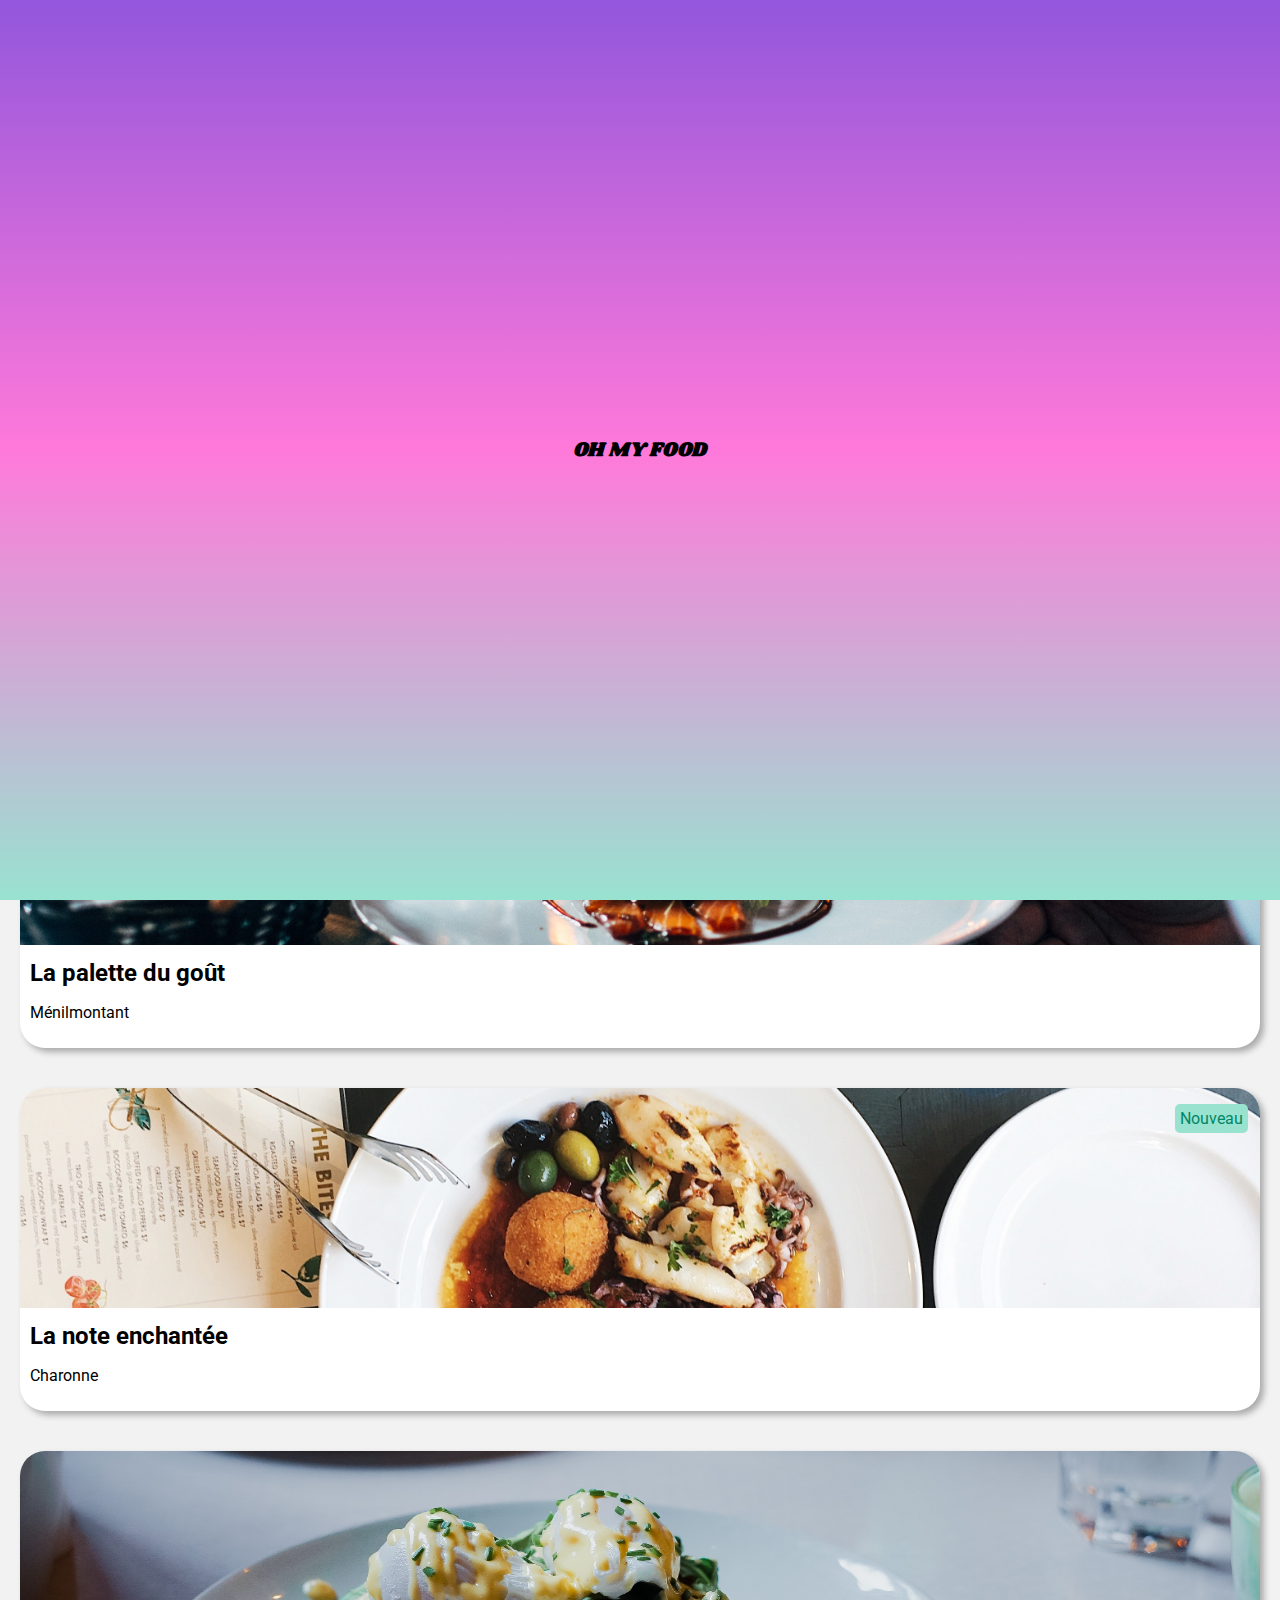
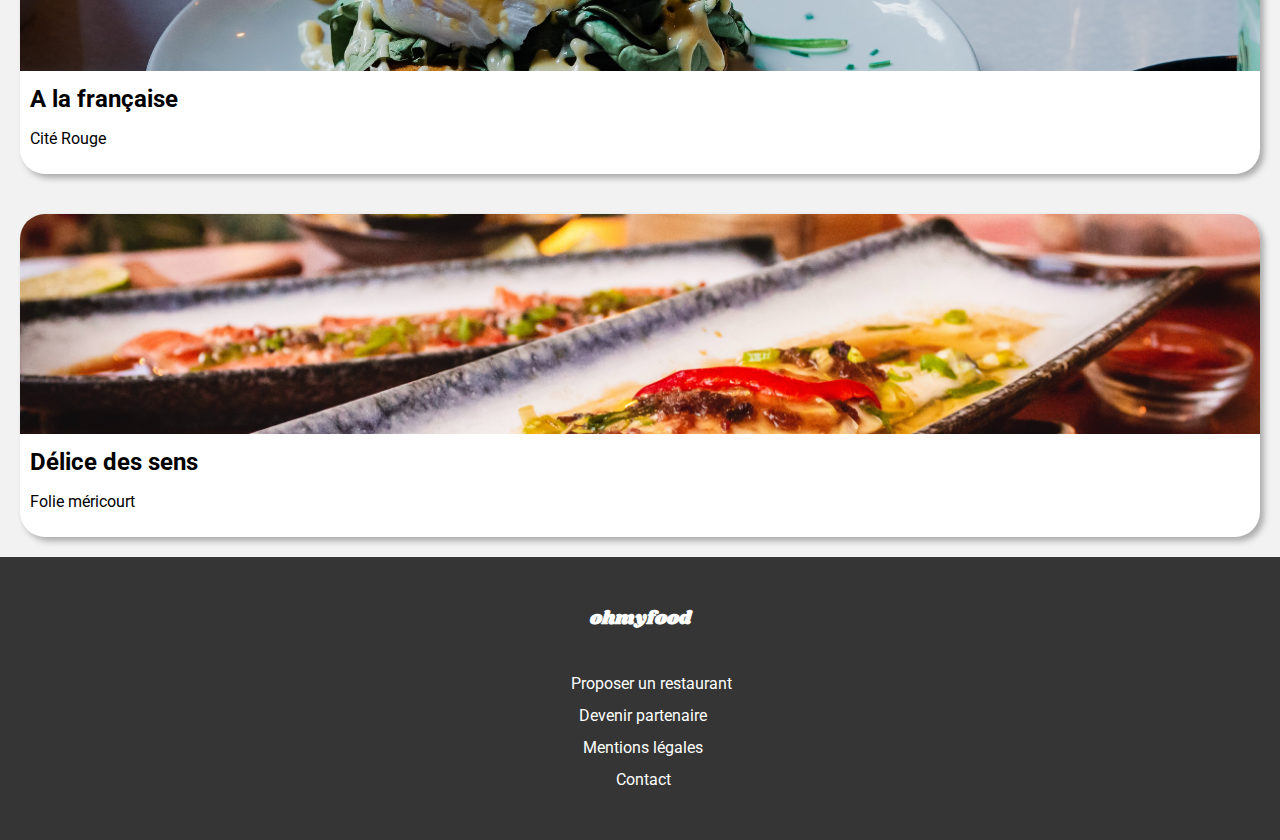
<file: index.html>
<!DOCTYPE html>
<html lang="fr">
<head>
    <meta charset="UTF-8">
    <meta http-equiv="X-UA-Compatible" content="IE=edge">
    <meta name="viewport" content="width=device-width, initial-scale=1.0">
    <title>Oh my food</title>
    <link rel="stylesheet" href="css/style.css">
    <!--stylesheet-->
    <link href="https://fonts.googleapis.com/css2?family=Roboto:wght@400;500;700&display=swap" rel="stylesheet">
    <link href="https://fonts.googleapis.com/css2?family=Shrikhand&display=swap" rel="stylesheet">
    <!--icon-->
    <link rel="stylesheet" href="https://use.fontawesome.com/releases/v5.15.3/css/all.css" integrity="sha384-SZXxX4whJ79/gErwcOYf+zWLeJdY/qpuqC4cAa9rOGUstPomtqpuNWT9wdPEn2fk" crossorigin="anonymous">
</head>
<body>
    <!-- Loader -->
    <div class="loader">
        <div class="loader__glass">
            <span><i class="fas fa-glass-cheers fa-4x"></i></span>
              <h4>OH MY FOOD</h4>
        </div>
    </div>

      <!-- Header -->
      <header class="head">
        <h1><a href="index.html">Ohmyfood</a></h1>
    </header>
    
    
    <main class="main">
        <!-- Section Maps -->
        <div class="local">
        <span>
            <i class="fas fa-map-marker-alt"></i>
        </span>
            <div class="local__search">
            <input type="search" name="city" value="Paris , Belleville" placeholder="Votre ville">
            </div>
        </div>

         <!-- Section A propos -->
         <div class="présentation">
            <h2> Réservez le menu qui vous convient </h2>
            <p> Découvrez des restaurants d'exception, sélectionnés par nos soins </p>
            <span class="btn">
            <button> Explorer nos restaurants </button>
        </span>
        </div>
    
        <!-- Section Fonctionnement -->
        <section class="fonctionnement">
            <h2>Fonctionnement</h2>
            <ul class="fonctionnement__part">
                <li>
                    <div class="fonctionnement__number">1</div>
                    <div><i class="fas fa-mobile-alt fonctionnement__icon"></i></div>
                    <p class="détail">Choisissez un restaurant</p>
                </li>
                <li>
                    <div class="fonctionnement__number">2</div>
                    <div><i class="fas fa-list-ul fonctionnement__icon"></i></div>
                    <p class="détail2">Composez votre menu </p>
                </li>
                <li>
                    <div class="fonctionnement__number">3</div>
                    <div><i class="fas fa-store fonctionnement__icon fonctionnement__icon--pink"></i></div>
                    <p class="détail2">Dégustez au restaurant</p>
                 </li>
              </ul>
        </section>  
              <!-- Section Restaurants -->
        <section>
            
            <div class="main__restau">
                <div class="main__restau--title">
                    <h3>Restaurants</h3>
                </div>
                <div class="card">
                    <div class="btn__card">
                        <span class="new"> Nouveau </span>
                    </div>
                    <a href="./menupalette.html">
                        <figure>
                            <img src="./img/jay-wennington-N_Y88TWmGwA-unsplash.jpg" alt="photo restau palette">
                            <figcaption>
                                <div class="heart">
                                    <h4>La palette du goût</h4>
                                    <div class="fill__heart">
                                        <span><i class="fill far fa-heart fa-2x"></i></span>
                                    </div>
                                </div>
                                <p>Ménilmontant</p>
                            </figcaption>
                        </figure>
                    </a>
                </div>
                                
                <div class="card">
                    <div class="btn__card">
                        <span class="new"> Nouveau </span>
                    </div>
                    <a href="./menuenchante.html">
                        <figure>
                            <img src="./img/stil-u2Lp8tXIcjw-unsplash.jpg" alt="photo restau francaise">
                            <figcaption>
                                <div class="heart">
                                    <h4>La note enchantée</h4>
                                    <div class="fill__heart">
                                        <span><i class="fill far fa-heart fa-2x"></i></span>
                                    </div>
                                </div>
                                <p>Charonne</p>
                            </figcaption>
                        </figure>
                    </a>
                </div>
                
                <div class="card">
                    <div class="btn__card">
                    </div>
                    <a href="./menufrancaise.html">
                        <figure>
                            <img src="./img/toa-heftiba-DQKerTsQwi0-unsplash.jpg" alt="photo restau francaise">
                            <figcaption>
                                <div class="heart">
                                    <h4>A la française</h4>
                                    <div class="fill__heart">
                                        <span><i class="fill far fa-heart fa-2x"></i></span>
                                    </div>
                                </div>
                                <p>Cité Rouge</p>
                            </figcaption>
                        </figure>
                    </a>
                </div>
                <div class="card">
                    <div class="btn__card">
                    </div> 
                    <a href="./menu4.html">
                        <figure>
                            <img src="./img/louis-hansel-shotsoflouis-qNBGVyOCY8Q-unsplash.jpg" alt="photo restau délice">
                            <figcaption>
                                <div class="heart">
                                    <h4>Délice des sens</h4>
                                    <div class="fill__heart">
                                        <span><i class="fill far fa-heart fa-2x"></i></span>
                                    </div>
                                </div>
                                <p>Folie méricourt</p>
                            </figcaption>
                        </figure>
                    </a>
                </div>
             </div>
        </section>
    </main>
         <!--Footer-->
    <footer>
        <h3>ohmyfood</h3>
        <ul>
            <li><a href="#"><i class="fas fa-utensils"></i>Proposer un restaurant</a></li>
            <li><a href="#"><i class="fas fa-hands-helping"></i> Devenir partenaire</a></li>
            <li><a href="#">Mentions légales</a></li>
            <li><a href="mailto:ohmymyfoodcontact@gmail.com">Contact</a></li>
        </ul>
    </footer>
    </body>
    </html>
</file>
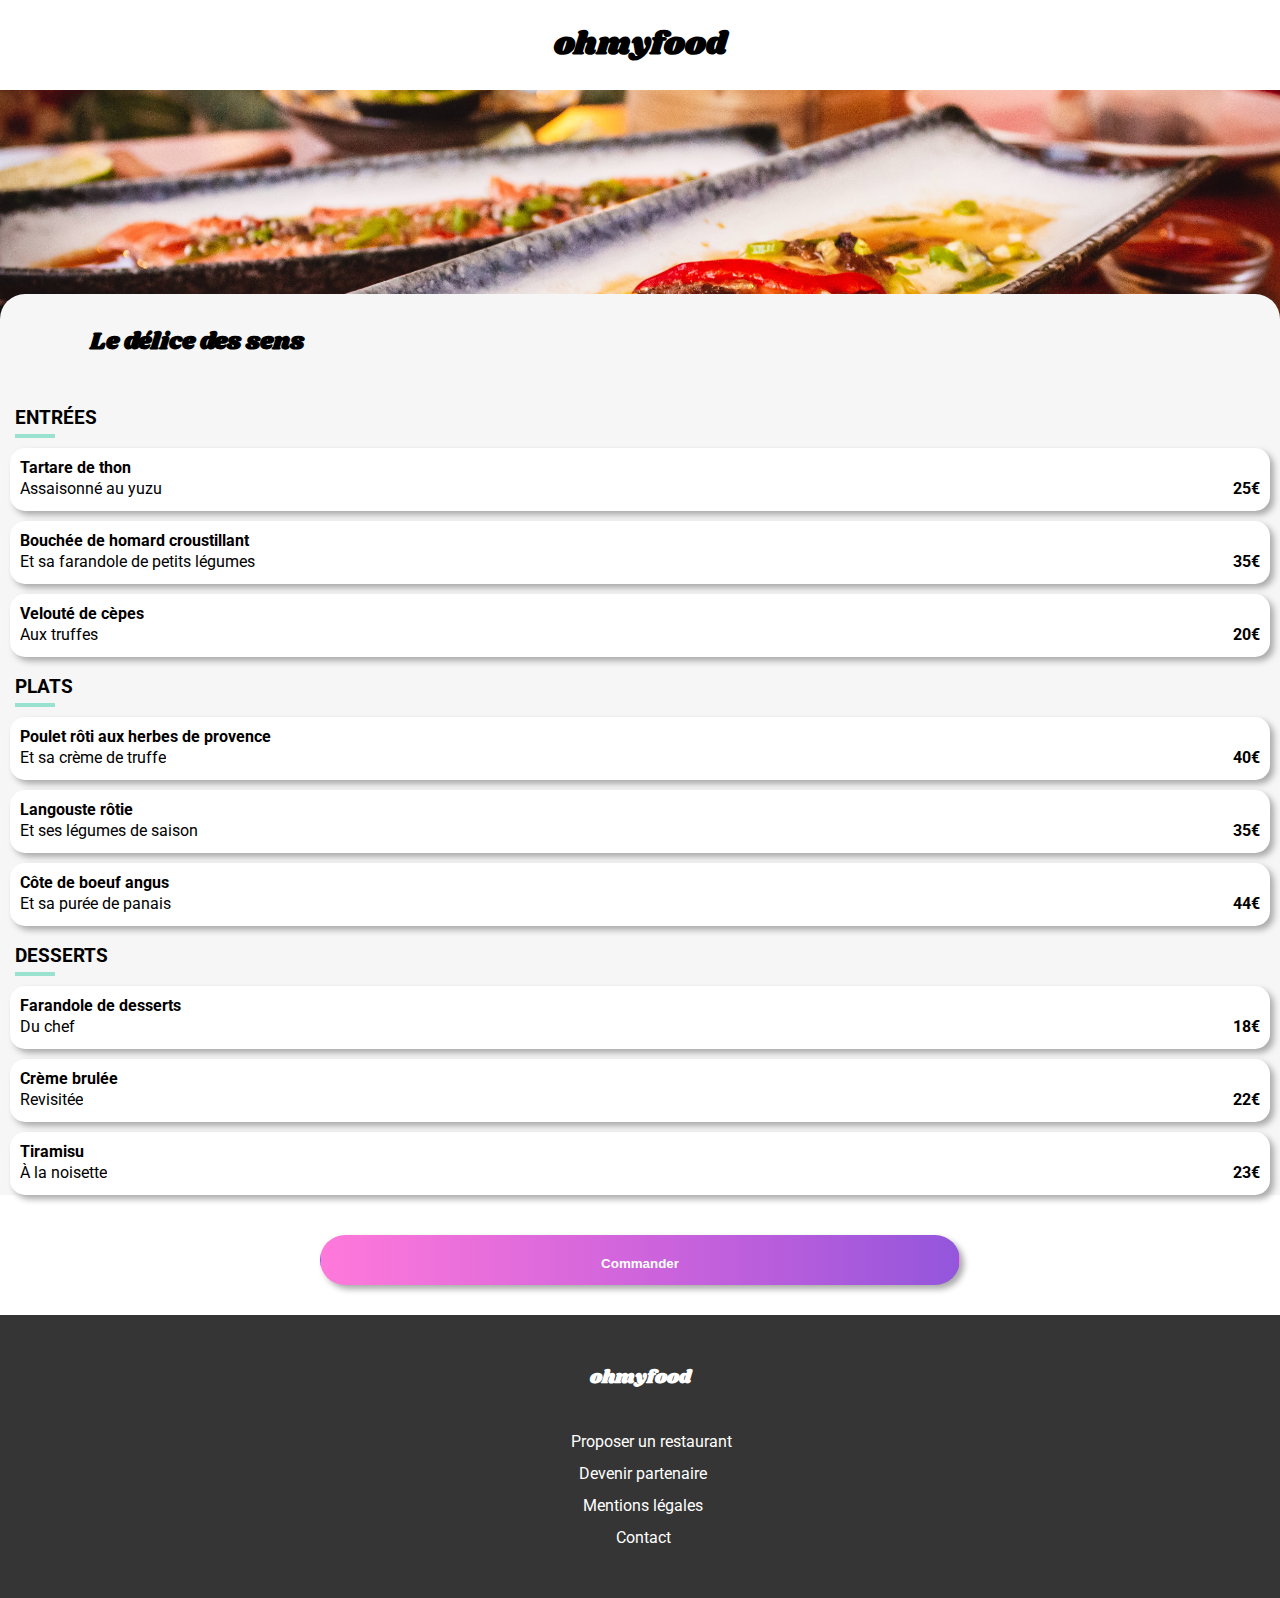
<file: menu4.html>
<!DOCTYPE html>
<html lang="fr">
<head>
    <meta charset="UTF-8">
    <meta http-equiv="X-UA-Compatible" content="IE=edge">
    <meta name="viewport" content="width=device-width, initial-scale=1.0">
    <title>restaurant-Délice des sens</title>
    <link rel="stylesheet" href="css/style.css">
    <!--stylesheet-->
    <link href="https://fonts.googleapis.com/css2?family=Roboto:wght@400;500;700&display=swap" rel="stylesheet">
    <link href="https://fonts.googleapis.com/css2?family=Shrikhand&display=swap" rel="stylesheet">
    <!--icon-->
    <link rel="stylesheet" href="https://use.fontawesome.com/releases/v5.15.3/css/all.css" integrity="sha384-SZXxX4whJ79/gErwcOYf+zWLeJdY/qpuqC4cAa9rOGUstPomtqpuNWT9wdPEn2fk" crossorigin="anonymous">
</head>
<body>
<!-- Header -->
<header class="menu__head">
    <div class="arrow"><a href="index.html"><i class="fas fa-arrow-left fa-2x"></i></a></div>
    <h1><a href="./index.html">ohmyfood</a></h1>
</header>

<!-- Main -->
<div class="menu__main"></div>
    <div class="header__img">
        <img src="./img/louis-hansel-shotsoflouis-qNBGVyOCY8Q-unsplash.jpg" alt="photo image palette du goût">
    </div>
    <div class="main__menu">
        
        <div class="menu__title">
         <h2>Le délice des sens</h2>  
            <div class="fill__heart">
                <span><i class="fill far fa-heart fa-2x "></i></span>
            </div>
        </div>

   <!--Menu complet-->
          
                    <!-- Entrées -->
                    <div class="Entrées">
                        <div class="Entrées__title">
                            <h3>Entrées</h3>
                            <div class="underline"></div>
                        </div>
                        <div class="Name">
                            <h4>Tartare de thon</h4>
                            <div class="Box">
                                <p>Assaisonné au yuzu</p>
                                <span><strong>25€</strong></span>
                            </div>
                            <div class="cross">
                                <span><i class="fas fa-check-circle fa-2x"></i></span>
                            </div>
                        </div>
                        <div class="Name">
                            <h4>Bouchée de homard croustillant</h4>
                            <div class="Box">
                                <p>Et sa farandole de petits légumes</p>
                                <span><strong>35€</strong></span>
                            </div>
                            <div class="cross">
                                <span><i class="fas fa-check-circle fa-2x"></i></span>
                            </div>
                        </div>
                        <div class="Name">
                            <h4>Velouté de cèpes</h4>
                            <div class="Box">
                                <p>Aux truffes</p>
                                <span><strong>20€</strong></span>
                            </div>
                            <div class="cross">
                                <span><i class="fas fa-check-circle fa-2x"></i></span>
                            </div>
                        </div>
                    </div>
        
                    <!-- Plats-->
                    <div class="plats">
                        <div class="plats__title">
                            <h3>Plats</h3>
                            <div class="underline"></div>
                        </div>
                        <div class="Name">
                            <h4>Poulet rôti aux herbes de provence</h4>
                            <div class="Box">
                                <p>Et sa crème de truffe</p>
                                <span><strong>40€</strong></span>
                            </div>
                            <div class="cross">
                                <span><i class="fas fa-check-circle fa-2x"></i></span>
                            </div>
                        </div>
                        <div class="Name">
                            <h4>Langouste rôtie</h4>
                            <div class="Box">
                                <p>Et ses légumes de saison</p>
                                <span><strong>35€</strong></span>
                            </div>
                            <div class="cross">
                                <span><i class="fas fa-check-circle fa-2x"></i></span>
                            </div>
                        </div>
                        <div class="Name">
                            <h4>Côte de boeuf angus</h4>
                            <div class="Box">
                                <p>Et sa purée de panais</p>
                                <span><strong>44€</strong></span>
                            </div>
                            <div class="cross">
                                <span><i class="fas fa-check-circle fa-2x"></i></span>
                            </div>
                        </div>
                    </div>
        
                    <!-- Desserts -->
                    <div class="desserts">
                        <div class="desserts__title">
                            <h3>Desserts</h3>
                            <div class="underline"></div>
                        </div>
                        <div class="Name">
                            <h4>Farandole de desserts</h4>
                            <div class="Box">
                                <p>Du chef</p>
                                <span><strong>18€</strong></span>
                            </div>
                            <div class="cross">
                                <span><i class="fas fa-check-circle fa-2x"></i></span>
                            </div>
                        </div>
                        <div class="Name">
                            <h4>Crème brulée </h4>
                            <div class="Box">
                                <p>Revisitée</p>
                                <span><strong>22€</strong></span>
                            </div>
                            <div class="cross">
                                <span><i class="fas fa-check-circle fa-2x"></i></span>
                            </div>
                        </div>
                        <div class="Name">
                            <h4>Tiramisu</h4>
                            <div class="Box">
                                <p>À la noisette</p>
                                <span><strong>23€</strong></span>
                            </div>
                            <div class="cross">
                                <span><i class="fas fa-check-circle fa-2x"></i></span>
                            </div>
                        </div>
                    </div>
                </div>
        
            <div>
                <span class="btn btn__2">
                    <button> Commander </button>
                </span>
            </div>
      
     
<!--Footer-->
<footer>
    <h3>ohmyfood</h3>
    <ul>
        <li><a href="#"><i class="fas fa-utensils"></i>Proposer un restaurant</a></li>
        <li><a href="#"><i class="fas fa-hands-helping"></i> Devenir partenaire</a></li>
        <li><a href="#">Mentions légales</a></li>
        <li><a href="mailto:ohmymyfoodcontact@gmail.com">Contact</a></li>
    </ul>
</footer>
</body>
</html>
</file>
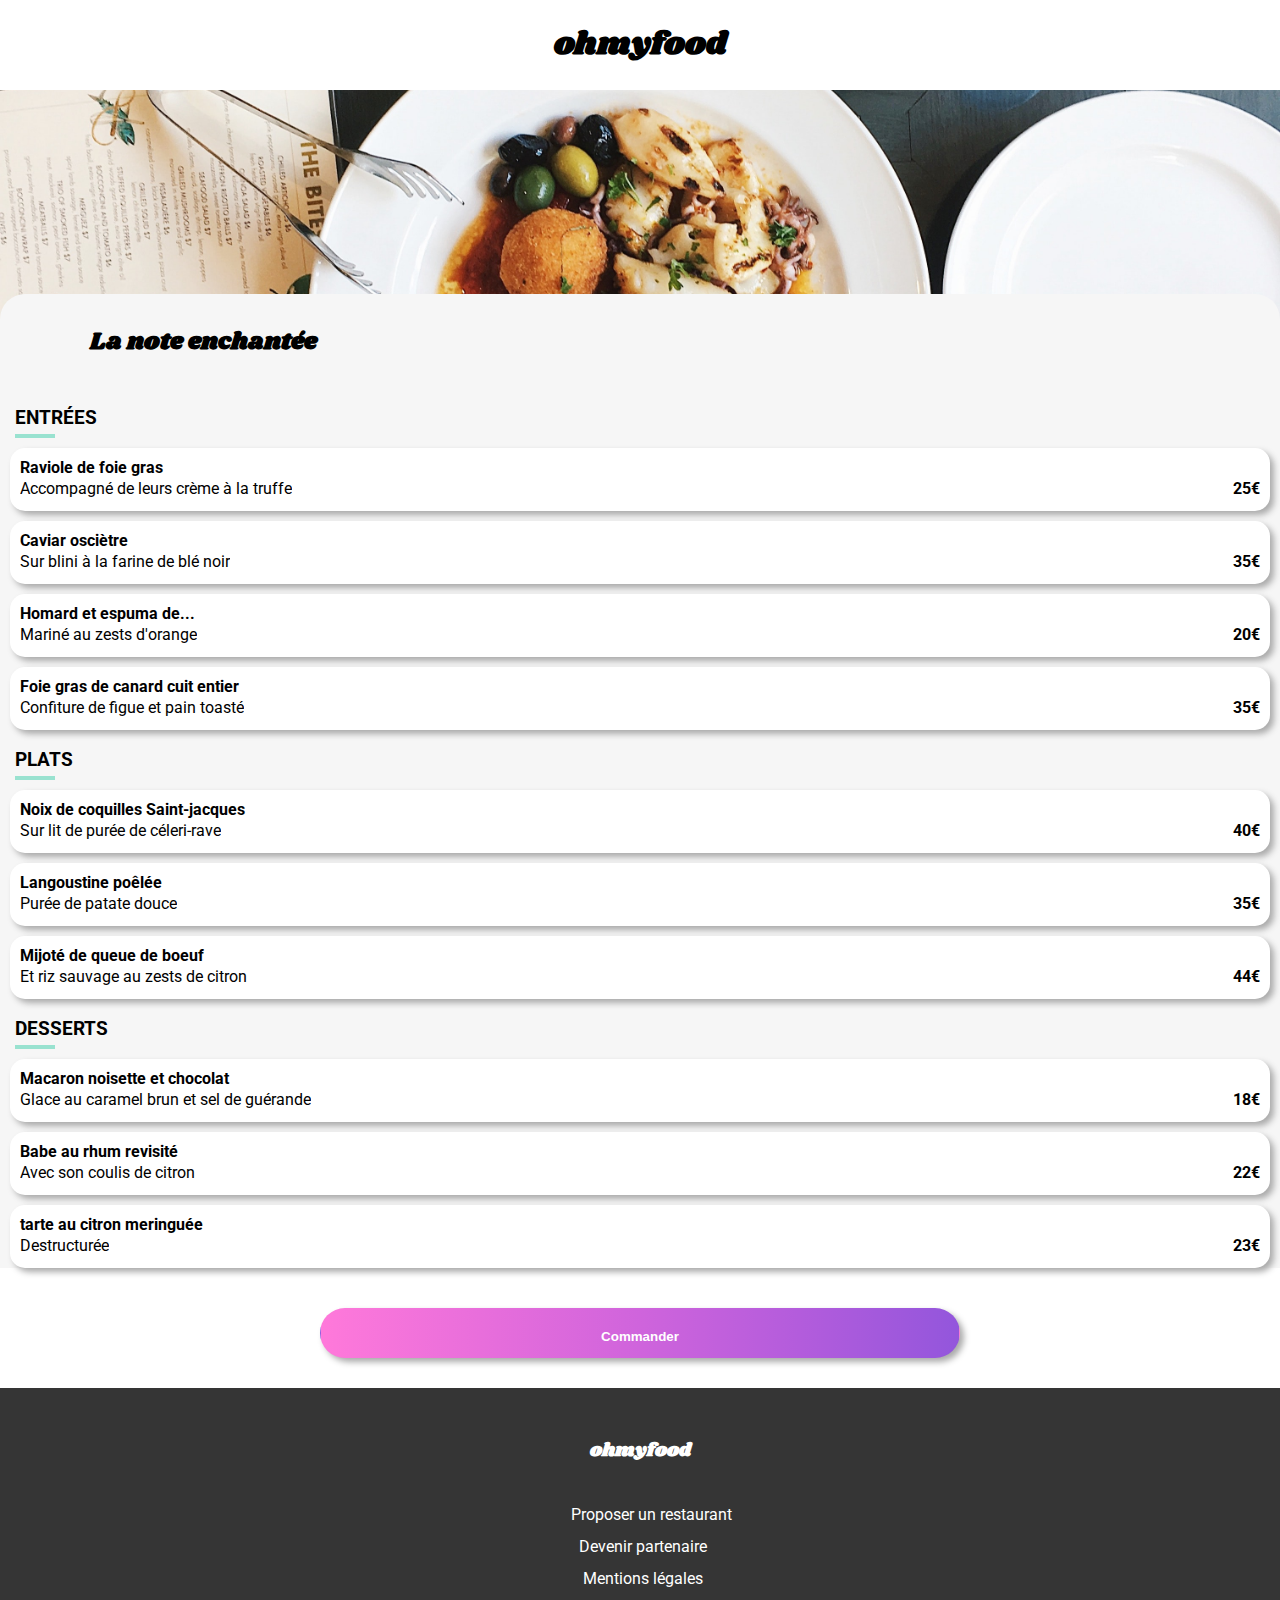
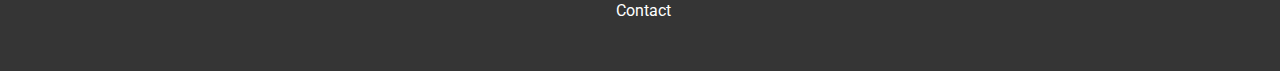
<file: menuenchante.html>
<!DOCTYPE html>
<html lang="fr">
<head>
    <meta charset="UTF-8">
    <meta http-equiv="X-UA-Compatible" content="IE=edge">
    <meta name="viewport" content="width=device-width, initial-scale=1.0">
    <title>restaurant-La note enchantée</title>
    <link rel="stylesheet" href="css/style.css">
    <!--stylesheet-->
    <link href="https://fonts.googleapis.com/css2?family=Roboto:wght@400;500;700&display=swap" rel="stylesheet">
    <link href="https://fonts.googleapis.com/css2?family=Shrikhand&display=swap" rel="stylesheet">
    <!--icon-->
    <link rel="stylesheet" href="https://use.fontawesome.com/releases/v5.15.3/css/all.css" integrity="sha384-SZXxX4whJ79/gErwcOYf+zWLeJdY/qpuqC4cAa9rOGUstPomtqpuNWT9wdPEn2fk" crossorigin="anonymous">
</head>
<body>
<!-- Header -->
<header class="menu__head">
    <div class="arrow"><a href="index.html"><i class="fas fa-arrow-left fa-2x"></i></a></div>
    <h1><a href="./index.html">ohmyfood</a></h1>
</header>

<!-- Main -->
<div class="menu__main"></div>
    <div class="header__img">
        <img src="./img/stil-u2Lp8tXIcjw-unsplash.jpg" alt="photo image palette du goût">
    </div>
    <div class="main__menu">
        
        <div class="menu__title">
         <h2>La note enchantée</h2>  
            <div class="fill__heart">
                <span><i class="fill far fa-heart fa-2x "></i></span>
            </div>
        </div>

   <!--Menu complet-->
   
                    <!-- Entrées -->
                    <div class="Entrées">
                        <div class="Entrées__title">
                            <h3>Entrées</h3>
                            <div class="underline"></div>
                        </div>
                        <div class="Name">
                            <h4>Raviole de foie gras</h4>
                            <div class="Box">
                                <p>Accompagné de leurs crème à la truffe</p>
                                <span><strong>25€</strong></span>
                            </div>
                            <div class="cross">
                                <span><i class="fas fa-check-circle fa-2x"></i></span>
                            </div>
                        </div>
                        <div class="Name">
                            <h4>Caviar osciètre</h4>
                            <div class="Box">
                                <p>Sur blini à la farine de blé noir</p>
                                <span><strong>35€</strong></span>
                            </div>
                            <div class="cross">
                                <span><i class="fas fa-check-circle fa-2x"></i></span>
                            </div>
                        </div>
                        <div class="Name">
                            <h4>Homard et espuma de...</h4>
                            <div class="Box">
                                <p>Mariné au zests d'orange</p>
                                <span><strong>20€</strong></span>
                            </div>
                            <div class="cross">
                                <span><i class="fas fa-check-circle fa-2x"></i></span>
                            </div>
                        </div>
                   <div class="Name">
                        <h4>Foie gras de canard cuit entier</h4>
                        <div class="Box">
                            <p>Confiture de figue et pain toasté</p>
                            <span><strong>35€</strong></span>
                        </div>
                        <div class="cross">
                            <span><i class="fas fa-check-circle fa-2x"></i></span>
                        </div>
                    </div>
                </div>
                    
                    
        
                    <!-- Plats-->
                    <div class="plats">
                        <div class="plats__title">
                            <h3>Plats</h3>
                            <div class="underline"></div>
                        </div>
                        <div class="Name">
                            <h4>Noix de coquilles Saint-jacques</h4>
                            <div class="Box">
                                <p>Sur lit de purée de céleri-rave</p>
                                <span><strong>40€</strong></span>
                            </div>
                            <div class="cross">
                                <span><i class="fas fa-check-circle fa-2x"></i></span>
                            </div>
                        </div>
                        <div class="Name">
                            <h4>Langoustine poêlée</h4>
                            <div class="Box">
                                <p>Purée de patate douce</p>
                                <span><strong>35€</strong></span>
                            </div>
                            <div class="cross">
                                <span><i class="fas fa-check-circle fa-2x"></i></span>
                            </div>
                        </div>
                        <div class="Name">
                            <h4>Mijoté de queue de boeuf</h4>
                            <div class="Box">
                                <p>Et riz sauvage au zests de citron</p>
                                <span><strong>44€</strong></span>
                            </div>
                            <div class="cross">
                                <span><i class="fas fa-check-circle fa-2x"></i></span>
                            </div>
                        </div>
                    </div>
        
                    <!-- Desserts -->
                    <div class="desserts">
                        <div class="desserts__title">
                            <h3>Desserts</h3>
                            <div class="underline"></div>
                        </div>
                        <div class="Name">
                            <h4>Macaron noisette et chocolat</h4>
                            <div class="Box">
                                <p>Glace au caramel brun et sel de guérande</p>
                                <span><strong>18€</strong></span>
                            </div>
                            <div class="cross">
                                <span><i class="fas fa-check-circle fa-2x"></i></span>
                            </div>
                        </div>
                        <div class="Name">
                            <h4>Babe au rhum revisité </h4>
                            <div class="Box">
                                <p>Avec son coulis de citron</p>
                                <span><strong>22€</strong></span>
                            </div>
                            <div class="cross">
                                <span><i class="fas fa-check-circle fa-2x"></i></span>
                            </div>
                        </div>
                        <div class="Name">
                            <h4>tarte au citron meringuée</h4>
                            <div class="Box">
                                <p>Destructurée</p>
                                <span><strong>23€</strong></span>
                            </div>
                            <div class="cross">
                                <span><i class="fas fa-check-circle fa-2x"></i></span>
                            </div>
                        </div>
                    </div>
                </div>
           
            <div>
                <span class="btn btn__2">
                    <button> Commander </button>
                </span>
            </div>
        
     
<!--Footer-->
<footer>
    <h3>ohmyfood</h3>
    <ul>
        <li><a href="#"><i class="fas fa-utensils"></i>Proposer un restaurant</a></li>
        <li><a href="#"><i class="fas fa-hands-helping"></i> Devenir partenaire</a></li>
        <li><a href="#">Mentions légales</a></li>
        <li><a href="mailto:ohmymyfoodcontact@gmail.com">Contact</a></li>
    </ul>
</footer>
</body>
</html>
</file>
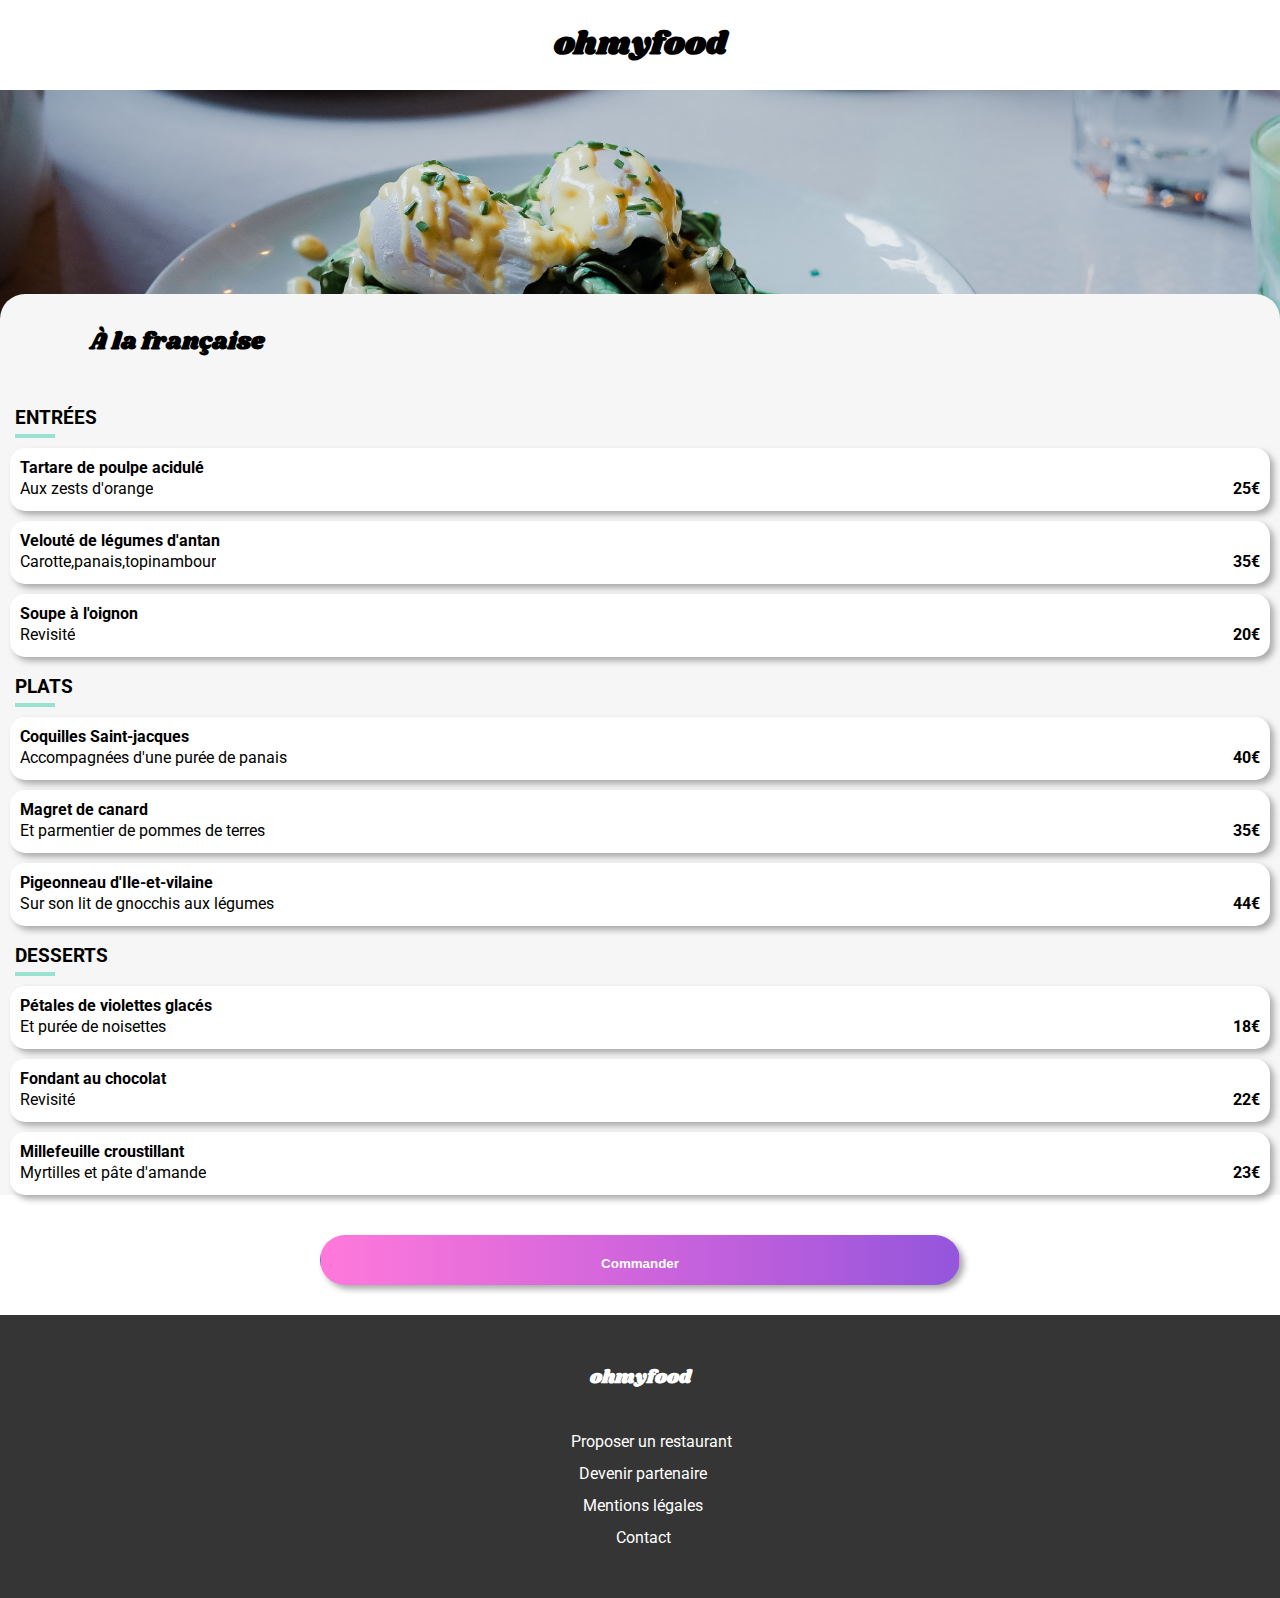
<file: menufrancaise.html>
<!DOCTYPE html>
<html lang="fr">
<head>
    <meta charset="UTF-8">
    <meta http-equiv="X-UA-Compatible" content="IE=edge">
    <meta name="viewport" content="width=device-width, initial-scale=1.0">
    <title>restaurant-À la francaise</title>
    <link rel="stylesheet" href="css/style.css">
    <!--stylesheet-->
    <link href="https://fonts.googleapis.com/css2?family=Roboto:wght@400;500;700&display=swap" rel="stylesheet">
    <link href="https://fonts.googleapis.com/css2?family=Shrikhand&display=swap" rel="stylesheet">
    <!--icon-->
    <link rel="stylesheet" href="https://use.fontawesome.com/releases/v5.15.3/css/all.css" integrity="sha384-SZXxX4whJ79/gErwcOYf+zWLeJdY/qpuqC4cAa9rOGUstPomtqpuNWT9wdPEn2fk" crossorigin="anonymous">
</head>
<body>
<!-- Header -->
<header class="menu__head">
    <div class="arrow"><a href="index.html"><i class="fas fa-arrow-left fa-2x"></i></a></div>
    <h1><a href="./index.html">ohmyfood</a></h1>
</header>

<!-- Main -->
<div class="menu__main"></div>
    <div class="header__img">
        <img src="./img/toa-heftiba-DQKerTsQwi0-unsplash.jpg" alt="photo image palette du goût">
    </div>
    <div class="main__menu">
        
        <div class="menu__title">
         <h2> À la française</h2>  
            <div class="fill__heart">
                <span><i class="fill far fa-heart fa-2x "></i></span>
            </div>
        </div>

   <!--Menu complet-->
           
                    <!-- Entrées -->
                    <div class="Entrées">
                        <div class="Entrées__title">
                            <h3>Entrées</h3>
                            <div class="underline"></div>
                        </div>
                        <div class="Name">
                            <h4>Tartare de poulpe acidulé</h4>
                            <div class="Box">
                                <p>Aux zests d'orange</p>
                                <span><strong>25€</strong></span>
                            </div>
                            <div class="cross">
                                <span><i class="fas fa-check-circle fa-2x"></i></span>
                            </div>
                        </div>
                        <div class="Name">
                            <h4>Velouté de légumes d'antan</h4>
                            <div class="Box">
                                <p>Carotte,panais,topinambour</p>
                                <span><strong>35€</strong></span>
                            </div>
                            <div class="cross">
                                <span><i class="fas fa-check-circle fa-2x"></i></span>
                            </div>
                        </div>
                        <div class="Name">
                            <h4>Soupe à l'oignon</h4>
                            <div class="Box">
                                <p>Revisité</p>
                                <span><strong>20€</strong></span>
                            </div>
                            <div class="cross">
                                <span><i class="fas fa-check-circle fa-2x"></i></span>
                            </div>
                        </div>
                    </div>
        
                    <!-- Plats-->
                    <div class="plats">
                        <div class="plats__title">
                            <h3>Plats</h3>
                            <div class="underline"></div>
                        </div>
                        <div class="Name">
                            <h4>Coquilles Saint-jacques</h4>
                            <div class="Box">
                                <p>Accompagnées d'une purée de panais</p>
                                <span><strong>40€</strong></span>
                            </div>
                            <div class="cross">
                                <span><i class="fas fa-check-circle fa-2x"></i></span>
                            </div>
                        </div>
                        <div class="Name">
                            <h4>Magret de canard</h4>
                            <div class="Box">
                                <p>Et parmentier de pommes de terres</p>
                                <span><strong>35€</strong></span>
                            </div>
                            <div class="cross">
                                <span><i class="fas fa-check-circle fa-2x"></i></span>
                            </div>
                        </div>
                        <div class="Name">
                            <h4>Pigeonneau d'Ile-et-vilaine</h4>
                            <div class="Box">
                                <p>Sur son lit de gnocchis aux légumes</p>
                                <span><strong>44€</strong></span>
                            </div>
                            <div class="cross">
                                <span><i class="fas fa-check-circle fa-2x"></i></span>
                            </div>
                        </div>
                    </div>
        
                    <!-- Desserts -->
                    <div class="desserts">
                        <div class="desserts__title">
                            <h3>Desserts</h3>
                            <div class="underline"></div>
                        </div>
                        <div class="Name">
                            <h4>Pétales de violettes glacés</h4>
                            <div class="Box">
                                <p>Et purée de noisettes</p>
                                <span><strong>18€</strong></span>
                            </div>
                            <div class="cross">
                                <span><i class="fas fa-check-circle fa-2x"></i></span>
                            </div>
                        </div>
                        <div class="Name">
                            <h4>Fondant au chocolat </h4>
                            <div class="Box">
                                <p>Revisité</p>
                                <span><strong>22€</strong></span>
                            </div>
                            <div class="cross">
                                <span><i class="fas fa-check-circle fa-2x"></i></span>
                            </div>
                        </div>
                        <div class="Name">
                            <h4>Millefeuille croustillant</h4>
                            <div class="Box">
                                <p>Myrtilles et pâte d'amande</p>
                                <span><strong>23€</strong></span>
                            </div>
                            <div class="cross">
                                <span><i class="fas fa-check-circle fa-2x"></i></span>
                            </div>
                        </div>
                    </div>
                </div>
         
            <div>
                <span class="btn btn__2">
                    <button> Commander </button>
                </span>
            </div>
  
     
<!--Footer-->
<footer>
    <h3>ohmyfood</h3>
    <ul>
        <li><a href="#"><i class="fas fa-utensils"></i>Proposer un restaurant</a></li>
        <li><a href="#"><i class="fas fa-hands-helping"></i> Devenir partenaire</a></li>
        <li><a href="#">Mentions légales</a></li>
        <li><a href="mailto:ohmymyfoodcontact@gmail.com">Contact</a></li>
    </ul>
</footer>
</body>
</html>
</file>
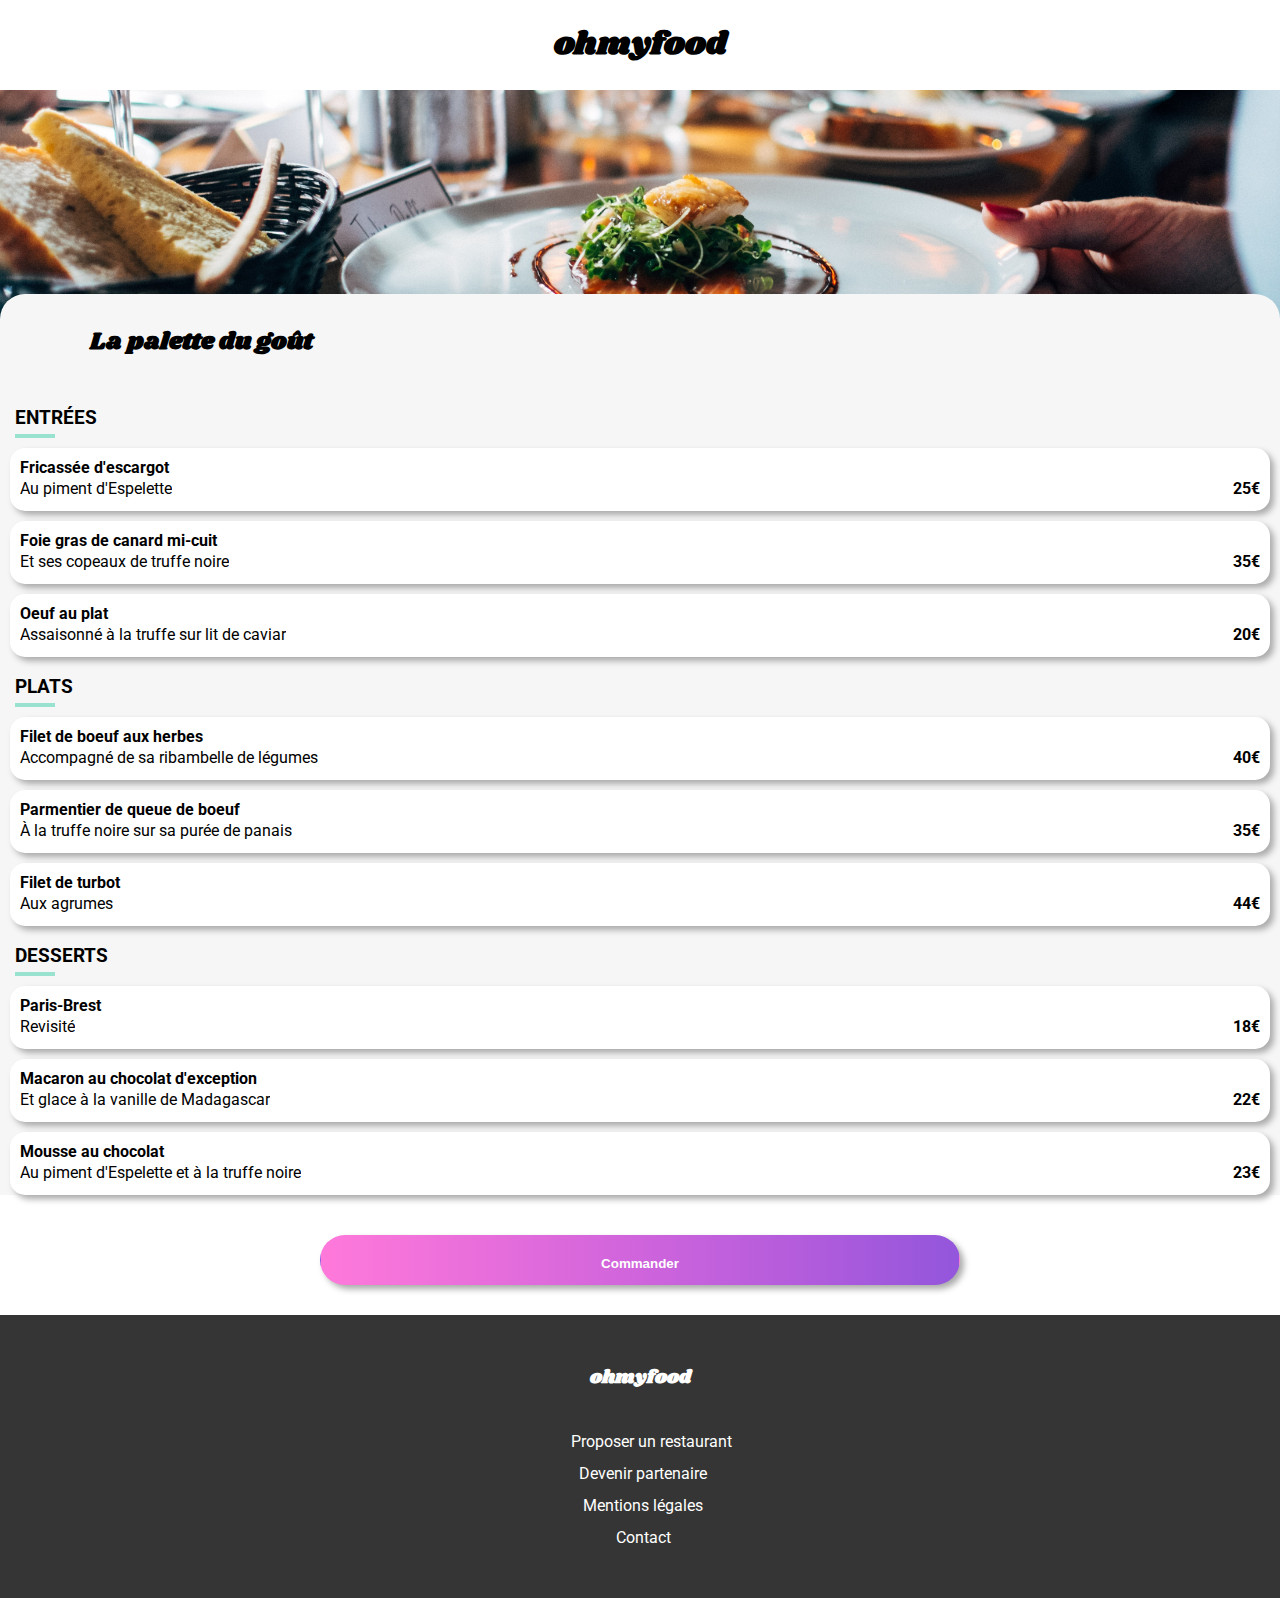
<file: menupalette.html>
<!DOCTYPE html>
<html lang="fr">
<head>
    <meta charset="UTF-8">
    <meta http-equiv="X-UA-Compatible" content="IE=edge">
    <meta name="viewport" content="width=device-width, initial-scale=1.0">
    <title>restaurant-La palette du goût</title>
    <link rel="stylesheet" href="css/style.css">
    <!--stylesheet-->
    <link href="https://fonts.googleapis.com/css2?family=Roboto:wght@400;500;700&display=swap" rel="stylesheet">
    <link href="https://fonts.googleapis.com/css2?family=Shrikhand&display=swap" rel="stylesheet">
    <!--icon-->
    <link rel="stylesheet" href="https://use.fontawesome.com/releases/v5.15.3/css/all.css" integrity="sha384-SZXxX4whJ79/gErwcOYf+zWLeJdY/qpuqC4cAa9rOGUstPomtqpuNWT9wdPEn2fk" crossorigin="anonymous">
</head>
<body>
<!-- Header -->
<header class="menu__head">
    <div class="arrow"><a href="index.html"><i class="fas fa-arrow-left fa-2x"></i></a></div>
    <h1><a href="./index.html">ohmyfood</a></h1>
</header>

<!-- Main -->
<div class="menu__main"></div>
    <div class="header__img">
        <img src="./img/jay-wennington-N_Y88TWmGwA-unsplash.jpg" alt="photo image palette du goût">
    </div>
    <div class="main__menu">
        
        <div class="menu__title">
         <h2>La palette du goût</h2>  
            <div class="fill__heart">
                <span><i class="fill far fa-heart fa-2x "></i></span>
            </div>
        </div>

   <!--Menu complet-->
  
                    <!-- Entrées -->
                    <div class="Entrées">
                        <div class="Entrées__title">
                            <h3>Entrées</h3>
                            <div class="underline"></div>
                        </div>
                        <div class="Name">
                            <h4>Fricassée d'escargot</h4>
                            <div class="Box">
                                <p>Au piment d'Espelette</p>
                                <span><strong>25€</strong></span>
                            </div>
                            <div class="cross">
                                <span><i class="fas fa-check-circle fa-2x"></i></span>
                            </div>
                        </div>
                        <div class="Name">
                            <h4>Foie gras de canard mi-cuit</h4>
                            <div class="Box">
                                <p>Et ses copeaux de truffe noire</p>
                                <span><strong>35€</strong></span>
                            </div>
                            <div class="cross">
                                <span><i class="fas fa-check-circle fa-2x"></i></span>
                            </div>
                        </div>
                        <div class="Name">
                            <h4>Oeuf au plat</h4>
                            <div class="Box">
                                <p>Assaisonné à la truffe sur lit de caviar</p>
                                <span><strong>20€</strong></span>
                            </div>
                            <div class="cross">
                                <span><i class="fas fa-check-circle fa-2x"></i></span>
                            </div>
                        </div>
                    </div>
        
                    <!-- Plats-->
                    <div class="plats">
                        <div class="plats__title">
                            <h3>Plats</h3>
                            <div class="underline"></div>
                        </div>
                        <div class="Name">
                            <h4>Filet de boeuf aux herbes</h4>
                            <div class="Box">
                                <p>Accompagné de sa ribambelle de légumes</p>
                                <span><strong>40€</strong></span>
                            </div>
                            <div class="cross">
                                <span><i class="fas fa-check-circle fa-2x"></i></span>
                            </div>
                        </div>
                        <div class="Name">
                            <h4>Parmentier de queue de boeuf</h4>
                            <div class="Box">
                                <p>À la truffe noire sur sa purée de panais</p>
                                <span><strong>35€</strong></span>
                            </div>
                            <div class="cross">
                                <span><i class="fas fa-check-circle fa-2x"></i></span>
                            </div>
                        </div>
                        <div class="Name">
                            <h4>Filet de turbot</h4>
                            <div class="Box">
                                <p>Aux agrumes</p>
                                <span><strong>44€</strong></span>
                            </div>
                            <div class="cross">
                                <span><i class="fas fa-check-circle fa-2x"></i></span>
                            </div>
                        </div>
                    </div>
        
                    <!-- Desserts -->
                    <div class="desserts">
                        <div class="desserts__title">
                            <h3>Desserts</h3>
                            <div class="underline"></div>
                        </div>
                        <div class="Name">
                            <h4>Paris-Brest</h4>
                            <div class="Box">
                                <p>Revisité</p>
                                <span><strong>18€</strong></span>
                            </div>
                            <div class="cross">
                                <span><i class="fas fa-check-circle fa-2x"></i></span>
                            </div>
                        </div>
                        <div class="Name">
                            <h4>Macaron au chocolat d'exception </h4>
                            <div class="Box">
                                <p>Et glace à la vanille de Madagascar</p>
                                <span><strong>22€</strong></span>
                            </div>
                            <div class="cross">
                                <span><i class="fas fa-check-circle fa-2x"></i></span>
                            </div>
                        </div>
                        <div class="Name">
                            <h4>Mousse au chocolat</h4>
                            <div class="Box">
                                <p>Au piment d'Espelette et à la truffe noire</p>
                                <span><strong>23€</strong></span>
                            </div>
                            <div class="cross">
                                <span><i class="fas fa-check-circle fa-2x"></i></span>
                            </div>
                        </div>
                    </div>
                </div>
            
            <div>
                <span class="btn btn__2">
                    <button> Commander </button>
                </span>
            </div>
        
     
<!--Footer-->
<footer>
    <h3>ohmyfood</h3>
    <ul>
        <li><a href="#"><i class="fas fa-utensils"></i>Proposer un restaurant</a></li>
        <li><a href="#"><i class="fas fa-hands-helping"></i> Devenir partenaire</a></li>
        <li><a href="#">Mentions légales</a></li>
        <li><a href="mailto:ohmymyfoodcontact@gmail.com">Contact</a></li>
    </ul>
</footer>
</body>
</html>
</file>
<file: css/style.css>
@charset "UTF-8";
/*GENERAL*/
/*LOADING ET ANIMATION*/
@-webkit-keyframes rotate {
  from {
    -webkit-transform: rotate(0deg);
  }
  to {
    -webkit-transform: rotate(360deg);
  }
}
@keyframes rotate {
  from {
    -webkit-transform: rotate(0deg);
  }
  to {
    -webkit-transform: rotate(360deg);
  }
}
@-webkit-keyframes loader {
  0% {
    opacity: 1;
  }
  50% {
    opacity: 0.5;
  }
  100% {
    opacity: 0;
  }
}
@keyframes loader {
  0% {
    opacity: 1;
  }
  50% {
    opacity: 0.5;
  }
  100% {
    opacity: 0;
  }
}
@-webkit-keyframes fadein {
  from {
    opacity: 0;
  }
  to {
    opacity: 1;
  }
}
@keyframes fadein {
  from {
    opacity: 0;
  }
  to {
    opacity: 1;
  }
}
.loader {
  background: -webkit-linear-gradient(#9356DC, #FF79DA, #99E2D0);
  width: 100%;
  height: 100%;
  font-family: Shrikhand, sans-serif;
  font-size: 20px;
  text-align: center;
  position: fixed;
  z-index: 9999;
  top: 0;
  left: 0;
  pointer-events: none;
  -webkit-animation: loader 2s ease-in-out 3s forwards;
          animation: loader 2s ease-in-out 3s forwards;
  -webkit-animation-delay: 1.5s;
          animation-delay: 1.5s;
  display: -webkit-box;
  display: -ms-flexbox;
  display: flex;
  -webkit-box-align: center;
      -ms-flex-align: center;
          align-items: center;
  -webkit-box-pack: center;
      -ms-flex-pack: center;
          justify-content: center;
}

.loader__glass {
  -webkit-animation: rotate 4.2s linear infinite;
          animation: rotate 4.2s linear infinite;
}

/*HEADER*/
.head h1 {
  text-align: center;
}

/*LOCALISATION*/
.local {
  background: #eaeaea;
  display: -webkit-box;
  display: -ms-flexbox;
  display: flex;
  -webkit-box-align: center;
      -ms-flex-align: center;
          align-items: center;
  -webkit-box-pack: center;
      -ms-flex-pack: center;
          justify-content: center;
  -webkit-box-shadow: inset 0px 5px 5px 0px #dddddd;
          box-shadow: inset 0px 5px 5px 0px #dddddd;
}
.local__search input {
  border: none;
  background: #eaeaea;
  font-size: 1rem;
  padding: 20px 5px 20px 5px;
  margin-top: 5px;
  text-align: center;
  width: 150px;
}

/*A PROPOS*/
.présentation {
  background: #f6f6f6;
  text-align: center;
  width: 100%;
  padding: 40px 0;
}
.présentation h2 {
  font-weight: bold;
}
.présentation h2 p {
  color: #4d4d4d;
}

.btn button {
  background-image: -webkit-gradient(linear, right top, left top, from(#9356dc), color-stop(#b35cdc), color-stop(#cf64dc), color-stop(#e86edb), to(#ff79da));
  background-image: -o-linear-gradient(right, #9356dc, #b35cdc, #cf64dc, #e86edb, #ff79da);
  background-image: linear-gradient(to left, #9356dc, #b35cdc, #cf64dc, #e86edb, #ff79da);
  border: 1px solid transparent;
  border-radius: 30px;
  padding: 10px 5px;
  color: #fff;
  font-weight: bold;
  -webkit-box-shadow: 4px 4px 6px #aaa;
          box-shadow: 4px 4px 6px #aaa;
  cursor: pointer;
  height: 50px;
  width: 190px;
}
.btn button:hover {
  background-color: #ae80e5;
  background-blend-mode: lighten;
  -webkit-box-shadow: 1px 2px 4px #0f0f0f;
          box-shadow: 1px 2px 4px #0f0f0f;
}

.btn__2 {
  display: -webkit-box;
  display: -ms-flexbox;
  display: flex;
  -webkit-box-align: center;
      -ms-flex-align: center;
          align-items: center;
  -webkit-box-pack: center;
      -ms-flex-pack: center;
          justify-content: center;
}
.btn__2 button {
  margin: 30px 0;
  padding: 20px;
  width: 50%;
}

/*FONCTIONNEMENT*/
.fonctionnement {
  margin-bottom: 50px;
}
.fonctionnement__number {
  background-color: #9356DC;
  color: white;
  border-radius: 50%;
  padding: 5px 9px;
  margin-left: -40px;
}
.fonctionnement__number h2 {
  padding: 20px;
}

.détail {
  padding-left: 5px;
}
.détail2 {
  padding-left: 0px;
}

.fonctionnement__part li {
  list-style-type: none;
  cursor: pointer;
  display: -webkit-box;
  display: -ms-flexbox;
  display: flex;
  -webkit-box-orient: horizontal;
  -webkit-box-direction: normal;
      -ms-flex-direction: row;
          flex-direction: row;
  -webkit-box-pack: start;
      -ms-flex-pack: start;
          justify-content: flex-start;
  -webkit-box-align: center;
      -ms-flex-align: center;
          align-items: center;
  -ms-flex-wrap: nowrap;
      flex-wrap: nowrap;
  padding: 25px;
  padding-right: 15px;
  margin: 15px 20px 15px 30px;
  border-radius: 20px;
  -webkit-box-shadow: 1px 2px 8px 2px #c4c4c4;
          box-shadow: 1px 2px 8px 2px #c4c4c4;
  background-color: #f5f5f5;
  height: 65px;
}
.fonctionnement__part li:hover {
  background: #e6dfdf;
}
.fonctionnement__part li:hover:hover .fas {
  color: #111013;
}

.fonctionnement__part li p {
  font-weight: 500;
  margin-left: 19px;
}

.fonctionnement__icon {
  color: grey;
  font-size: 1.2rem;
  margin-left: 20px;
}
.fonctionnement__icon--pink {
  color: #9356DC;
  margin-left: 19px;
}

/*RESTAURANTS*/
.main__restau {
  background: #f2f2f2;
  display: -webkit-box;
  display: -ms-flexbox;
  display: flex;
  -webkit-box-orient: vertical;
  -webkit-box-direction: normal;
      -ms-flex-direction: column;
          flex-direction: column;
}
.main__restau--title h3 {
  padding: 30px 0px 0px 10px;
  font-size: 24px;
}

.card {
  border-radius: 25px;
  -webkit-box-shadow: 4px 4px 6px #aaa;
          box-shadow: 4px 4px 6px #aaa;
  margin: 20px;
  position: relative;
  background: #fff;
}
.card img {
  -o-object-fit: cover;
     object-fit: cover;
  border-top-left-radius: 25px;
  border-top-right-radius: 25px;
  width: 100%;
  height: 100%;
  max-height: 220px;
}

.card figure {
  margin: 0;
}
.card figure figcaption {
  padding: 10px;
}

.heart {
  display: -webkit-box;
  display: -ms-flexbox;
  display: flex;
  -webkit-box-pack: justify;
      -ms-flex-pack: justify;
          justify-content: space-between;
  -webkit-box-align: center;
      -ms-flex-align: center;
          align-items: center;
}
.heart h4 {
  margin: 0;
  font-size: 1.5rem;
}

.fill {
  color: black;
  cursor: pointer;
}
.fill:hover {
  -webkit-animation: fill 1.3s ease-in-out;
          animation: fill 1.3s ease-in-out;
  display: inline-block;
  opacity: 1;
  background: -webkit-gradient(linear, right top, left top, from(#9356dc), color-stop(#b35cdc), color-stop(#cf64dc), color-stop(#e86edb), to(#ff79da));
  background: -o-linear-gradient(right, #9356dc, #b35cdc, #cf64dc, #e86edb, #ff79da);
  background: linear-gradient(to left, #9356dc, #b35cdc, #cf64dc, #e86edb, #ff79da);
  background: -webkit-linear-gradient(to left, #9356dc, #b35cdc, #cf64dc, #e86edb, #ff79da);
  -webkit-background-clip: text;
          background-clip: text;
  -webkit-text-fill-color: transparent;
  font-weight: bold;
  -webkit-transition-duration: 1.75s;
       -o-transition-duration: 1.75s;
          transition-duration: 1.75s;
}

.new {
  color: #008766;
  background: #99E2D0;
  border: 5px solid #99E2D0;
  border-radius: 5px;
  position: absolute;
  right: 1%;
  top: 5%;
}

* {
  -webkit-box-sizing: border-box;
          box-sizing: border-box;
}

body {
  margin: 0;
  padding: 0;
  width: 100%;
  font-size: 1rem;
  font-family: "Roboto", sans-serif;
}

a {
  text-decoration: none;
  color: #000;
}

li {
  list-style-type: none;
}

h2 h6 {
  margin: 0;
}

h1, h6 {
  font-family: Shrikhand, Roboto, sans-serif;
}

/*FOOTER*/
footer {
  display: block;
  background-color: #353535;
  margin: 0;
  border: 0;
  font-size: 100%;
  padding: 25px;
  color: white;
}
footer h3 {
  font-family: "Shrikhand", "sans-serif";
  padding: 5px 0 20px 0;
  color: white;
}

footer a {
  color: white;
}

footer ul li {
  padding: 3px 0 10px 0;
  margin-left: -34px;
  list-style-type: none;
}

footer ul .fa-utensils {
  margin-right: 12px;
  padding-right: 5px;
}
footer ul .fa-utensils.fa-hands-helping {
  margin-right: 5px;
}

/*PAGE DES RESTAURANTS*/
/*HEADER*/
.menu__head {
  display: -webkit-box;
  display: -ms-flexbox;
  display: flex;
  -ms-flex-pack: distribute;
      justify-content: space-around;
  -webkit-box-align: center;
      -ms-flex-align: center;
          align-items: center;
}

.arrow {
  position: absolute;
  left: 20px;
}

/*IMG*/
.main__menu {
  background-color: #f6f6f6;
  border-top-left-radius: 25px;
  border-top-right-radius: 25px;
  width: 100%;
  position: relative;
  margin-top: -50px;
}

.header__img img {
  -o-object-fit: cover;
     object-fit: cover;
  width: 100%;
  height: 250px;
}

.menu__title {
  font-family: Shrikhand, sans-serif;
  display: -webkit-box;
  display: -ms-flexbox;
  display: flex;
  -webkit-box-pack: justify;
      -ms-flex-pack: justify;
          justify-content: space-between;
  -webkit-box-align: center;
      -ms-flex-align: center;
          align-items: center;
  padding: 10px;
}

/*CARTE MENU*/
.Entrées h3, .plats h3, .desserts h3 {
  padding-left: 15px;
  text-transform: uppercase;
  margin-bottom: 5px;
}

.Entrées {
  -webkit-animation: fadein 3s ease-in-out;
          animation: fadein 3s ease-in-out;
}

.plats {
  -webkit-animation: fadein 6s ease-in-out;
          animation: fadein 6s ease-in-out;
}

.desserts {
  -webkit-animation: fadein 8s ease-in-out;
          animation: fadein 8s ease-in-out;
}

.underline {
  width: 40px;
  border: 2px solid #99E2D0;
  margin-left: 15px;
}

.Name {
  background-color: #fff;
  border-radius: 15px;
  margin: 10px;
  padding: 10px;
  -webkit-box-shadow: 4px 4px 6px #aaa;
          box-shadow: 4px 4px 6px #aaa;
  position: relative;
  cursor: pointer;
  white-space: nowrap;
  -o-text-overflow: ellipsis;
     text-overflow: ellipsis;
  overflow: hidden;
  -webkit-transition: padding-right 450ms ease-in-out;
  -o-transition: padding-right 450ms ease-in-out;
  transition: padding-right 450ms ease-in-out;
}
.Name h4 {
  margin: 0;
}
.Name h4__descrip {
  font-size: 14px;
}

.Name:hover {
  padding-right: 75px;
}

.Name:hover .cross {
  opacity: 1;
  -webkit-transform: translate(-50px);
      -ms-transform: translate(-50px);
          transform: translate(-50px);
}

.Name:hover .fa-check-circle {
  -webkit-transform: rotate(360deg);
      -ms-transform: rotate(360deg);
          transform: rotate(360deg);
}

.Box {
  display: -webkit-box;
  display: -ms-flexbox;
  display: flex;
  -webkit-box-pack: justify;
      -ms-flex-pack: justify;
          justify-content: space-between;
  -webkit-box-align: center;
      -ms-flex-align: center;
          align-items: center;
  line-height: 1.5em;
}

.Box p {
  margin: 0;
  white-space: nowrap;
  -o-text-overflow: ellipsis;
     text-overflow: ellipsis;
  overflow: hidden;
}
.Box p span {
  margin-right: 5px;
}

.cross {
  display: -webkit-box;
  display: -ms-flexbox;
  display: flex;
  -webkit-box-align: center;
      -ms-flex-align: center;
          align-items: center;
  -webkit-box-pack: center;
      -ms-flex-pack: center;
          justify-content: center;
  background-color: #99E2D0;
  width: 50px;
  height: 63px;
  border-top-right-radius: 15px;
  border-bottom-right-radius: 15px;
  position: absolute;
  padding: 20px;
  right: -50px;
  top: 0;
  opacity: 0;
  -webkit-transition: -webkit-transform 500ms ease-in-out;
  transition: -webkit-transform 500ms ease-in-out;
  -o-transition: transform 500ms ease-in-out;
  transition: transform 500ms ease-in-out;
  transition: transform 500ms ease-in-out, -webkit-transform 500ms ease-in-out;
}

.fa-check-circle {
  color: #fff;
  -webkit-transition: -webkit-transform 500ms ease-in-out;
  transition: -webkit-transform 500ms ease-in-out;
  -o-transition: transform 500ms ease-in-out;
  transition: transform 500ms ease-in-out;
  transition: transform 500ms ease-in-out, -webkit-transform 500ms ease-in-out;
}

/*MEDIA QUARRIES*/
@media screen and (min-width: 700px) {
  .fonctionnement h2 {
    text-align: center;
  }
}
.fonctionnement__part {
  list-style-type: none;
}

@media screen and (min-width: 700px) {
  .fonctionnement__part {
    -ms-flex-wrap: wrap;
        flex-wrap: wrap;
    display: -webkit-box;
    display: -ms-flexbox;
    display: flex;
    -webkit-box-align: center;
        -ms-flex-align: center;
            align-items: center;
    -webkit-box-pack: center;
        -ms-flex-pack: center;
            justify-content: center;
    -webkit-box-orient: horizontal;
    -webkit-box-direction: normal;
        -ms-flex-direction: row;
            flex-direction: row;
  }
}
@media screen and (min-width: 700px) {
  .main__restau--title h3 {
    width: 100%;
    text-align: center;
  }
}
@media screen and (min-width: 1200px) {
  .menu__title {
    padding: 10px 90px;
  }
}
@media screen and (min-width: 900px) {
  footer {
    text-align: center;
  }
}
@media screen and (min-width: 900px) {
  .détail {
    -webkit-animation: fadein 5s ease-in-out;
            animation: fadein 5s ease-in-out;
  }

  .détail2 {
    -webkit-animation: fadein 7s ease-in-out;
            animation: fadein 7s ease-in-out;
  }
}
</file>
